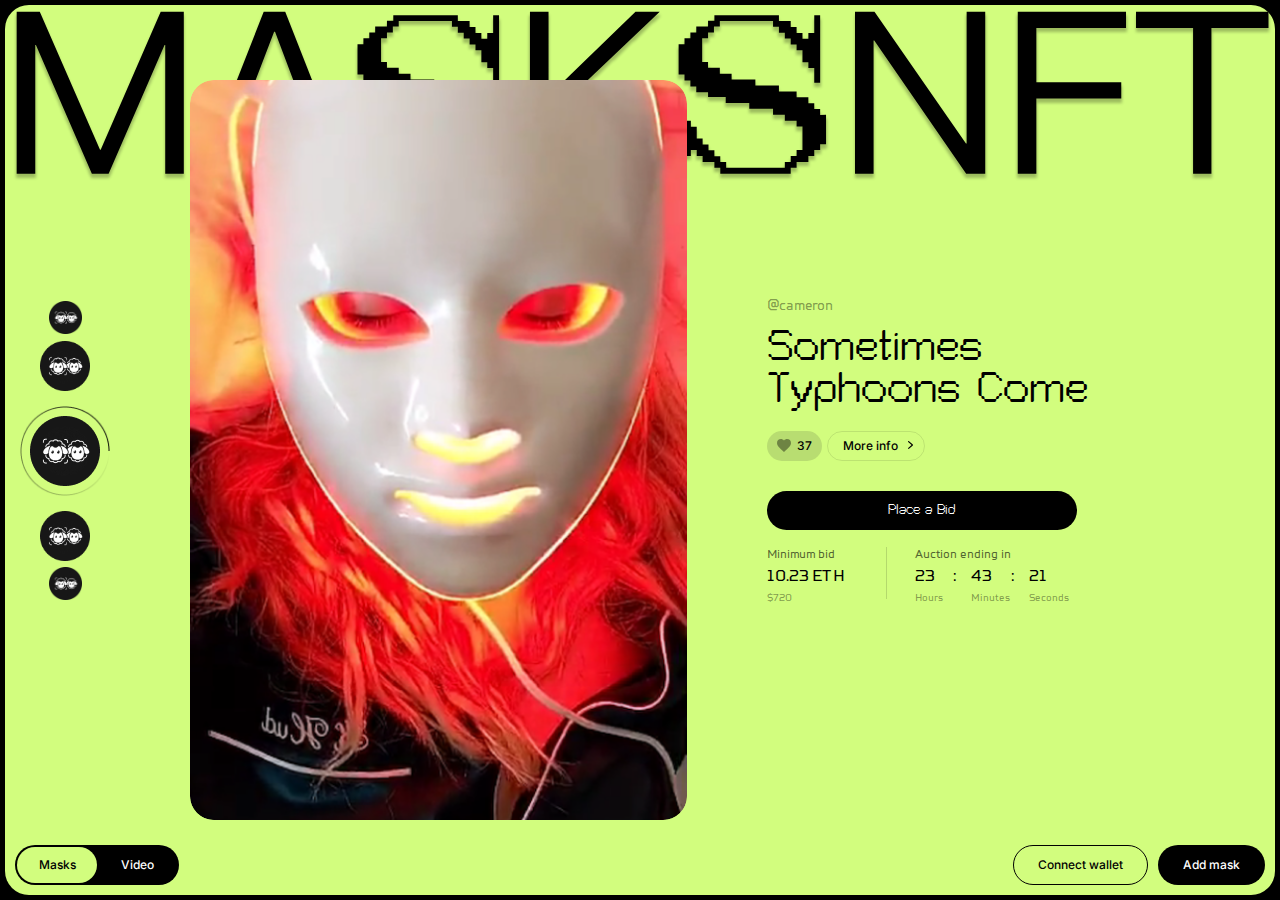
<file: test geex-arts/index.html>
<!DOCTYPE html>
<html lang="en">
<head>
    <meta charset="UTF-8">
    <meta name="viewport" content="width=device-width, initial-scale=1.0">
    <title>MasksNFT</title>
    <link rel="stylesheet" href="style.css">
    <link href='https://fonts.googleapis.com/css?family=Inter' rel='stylesheet'>
    
</head>
<body>
    <section class="main">
        <header>
            <h1 class="main__title hidden">Masksnft</h1>
            <img class="main__logo main__logo_desktop hidden-on-mobile" src="images/main__logo_desktop.svg" alt="Masksnft">
        </header>
        <div class="slider">
            <div class="slider-pagination">
                <div class="slider-pagination__item">
                    <img src="images/pagination__image-1.png" alt="">
                </div>
                <div class="slider-pagination__item">
                    <img src="images/pagination__image-1.png" alt="">
                </div>
                <div class="slider-pagination__item slider-pagination__item_active not-hidden">
                    <img src="images/pagination__image-1.png" alt="">
                </div>
                <div class="slider-pagination__item">
                    <img src="images/pagination__image-1.png" alt="">
                </div>
                <div class="slider-pagination__item">
                    <img src="images/pagination__image-1.png" alt="">
                </div>
            </div>      
            <div class="slider-item">
                <div class="slider__image">
                    <img src="images/slider__image-1.png" alt="">
                </div>            
                <div class="slider-content">
                    <a href="#" class="slider-content__author">@cameron</a>
                    <a href="#" class="slider-content__title">Sometimes Typhoons Come</a>
                    <div class="slider-content-actions">
                        <button class="btn btn_like">
                            <object type="image/svg+xml" data="images/btn_like.svg" width="14" height="13">
                                <img src="images/btn_like.svg" width="14" height="13" alt="Like" />
                            </object>
                            <span>37</span>
                        </button>
                        <button class="btn btn_more-info">
                            <span>More info</span>
                            <object type="image/svg+xml" data="images/btn_more-info.svg" width="5" height="8">
                                <img src="images/btn_more-info.svg" width="5" height="8" alt="Like" />
                            </object>
                        </button>
                    </div>
                    <div class="auction">
                        <button class="btn btn_bid">Place a Bid</button>
                        <div class="auction__bid">
                            <span class="auction__bid-title">Minimum bid</span>
                            <span class="auction__bid-price-eth">10.23 ETH</span>
                            <span class="auction__bid-price-dollar">$720</span>
                        </div>
                        <span class="auction__delimiter"></span>
                        <div class="auction__timer-wrapper">
                            <span class="auction__timer-title">Auction ending in</span>
                            <div class="auction__timer">
                                <div class="auction__timer-cell">
                                    <span class="auction__timer-time">23</span>
                                    <span class="auction__timer-label">Hours</span>
                                </div>
                                <span class="auction__timer-delimiter">:</span>
                                <div class="auction__timer-cell">
                                    <span class="auction__timer-time">43</span>
                                    <span class="auction__timer-label">Minutes</span>
                                </div>
                                <span class="auction__timer-delimiter">:</span>
                                <div class="auction__timer-cell">
                                    <span class="auction__timer-time">21</span>
                                    <span class="auction__timer-label">Seconds</span>
                                </div>
                            </div>
                        </div>
                    </div>
                </div>
            </div>
        </div>
        <div class="main-controls">
            <img src="images/main__logo_mobile.svg" alt="Masksnft" class="main__logo main__logo_mobile hidden-on-desktop">
            <div class="main-controls-type__switch">
                <button class="btn btn_group btn_active">Masks</button>
                <button class="btn btn_group">Video</button>
            </div>
            <div class="main-actions">  
                <button class="btn btn_more-actions hidden-on-desktop"><span></span></button>
                <button class="btn btn_transparent hidden-on-mobile">Connect wallet</button>
                <button class="btn hidden-on-mobile">Add mask</button>
            </div>
        </div>
    </section>
</body>
</html>
</file>
<file: test geex-arts/style.css>
@font-face {
  font-family: "PexelGrotesk";
  src: url("fonts/PexelGrotesk/PexelGrotesk-Regular.otf") format("otf"), url("fonts/PexelGrotesk/PexelGrotesk-Regular.ttf") format("truetype"); }
@font-face {
  font-family: "TTSquaresCondensed";
  src: url("fonts/TTSquaresCondensed/TTSquaresCondensed-Regular.otf") format("otf"), url("fonts/TTSquaresCondensed/TTSquaresCondensed-Regular.eot") format("eot"), url("fonts/TTSquaresCondensed/TTSquaresCondensed-Regular.ttf") format("truetype"); }
:root {
  --main-color: #D2FD7E; }

* {
  box-sizing: border-box;
  text-decoration: none;
  color: #000;
  padding: 0;
  margin: 0; }

img {
  max-width: 100%;
  max-height: 100%; }

.hidden {
  display: none; }

.hidden-on-mobile {
  display: none; }

.hidden-on-desktop {
  display: block; }

body {
  background-color: #000;
  padding: 5px; }

.main {
  position: relative;
  display: flex;
  flex-direction: column;
  justify-content: stretch;
  flex-grow: 1;
  min-height: calc(100vh - 10px);
  background: var(--main-color);
  border-radius: 24px;
  padding: 10px 10px 20px; }
  .main__logo_mobile {
    width: 54px; }
  .main__logo_desktop {
    position: absolute;
    display: none;
    top: -2px;
    left: -2px;
    right: auto;
    max-width: calc(100vw - 10px);
    width: 1430px; }
  .main-controls {
    display: flex;
    justify-content: space-between;
    align-items: center;
    order: 1;
    margin-bottom: 20px; }
    .main-controls-type__switch {
      justify-self: center;
      border-radius: 20px;
      background: #000;
      overflow: hidden;
      padding: 2px;
      height: 40px;
      min-width: 164px;
      display: flex;
      justify-content: stretch; }

.slider {
  order: 2;
  display: flex;
  padding: 0 10px;
  position: relative;
  overflow: hidden; }
  .slider-pagination {
    position: absolute;
    display: flex;
    height: 90px;
    margin: 10px 0 12px;
    justify-content: flex-end;
    align-items: center;
    overflow: hidden;
    flex-shrink: 0;
    width: 336px;
    left: calc(50% - 168px);
    top: calc((100vw - 50px) * 1.5); }
    .slider-pagination__item {
      width: 70px;
      height: 70px;
      min-width: 70px;
      min-height: 70px;
      border-radius: 35px; }
      .slider-pagination__item_active {
        position: relative; }
        .slider-pagination__item_active:after {
          content: "";
          position: absolute;
          width: 90px;
          height: 90px;
          top: -10px;
          left: -10px;
          background: url(images/Oval.png) center center no-repeat;
          background-size: contain;
          animation: spin 5s linear infinite; }
      .slider-pagination__item:not(.hidden, .slider-pagination__item_active):nth-of-type(odd) {
        width: 33px;
        height: 33px;
        min-width: 33px;
        min-height: 33px; }
      .slider-pagination__item:not(.hidden, .slider-pagination__item_active):nth-of-type(even) {
        width: 50px;
        height: 50px;
        min-width: 50px;
        min-height: 50px; }
      .slider-pagination__item:not(.hidden, .slider-pagination__item_active):nth-of-type(1) {
        margin-right: 19px; }
      .slider-pagination__item:not(.hidden, .slider-pagination__item_active):nth-of-type(2) {
        margin-right: 24px; }
      .slider-pagination__item:not(.hidden, .slider-pagination__item_active):nth-of-type(4) {
        margin-left: 24px; }
      .slider-pagination__item:not(.hidden, .slider-pagination__item_active):nth-of-type(5) {
        margin-left: 19px; }
  .slider-item {
    width: calc(100vw - 50px); }
  .slider__image {
    line-height: 0;
    margin: 0 auto 117px;
    border-radius: 24px;
    overflow: hidden; }
  .slider-content {
    max-width: 375px;
    margin: 0 auto; }
    .slider-content__author {
      display: block;
      font-family: TTSquaresCondensed;
      font-size: 14px;
      line-height: 16px;
      color: rgba(0, 0, 0, 0.4);
      margin-bottom: 8px; }
    .slider-content__title {
      display: block;
      font-family: PexelGrotesk;
      font-size: 38px;
      line-height: 42px;
      margin-bottom: 30px; }
    .slider-content-actions {
      display: flex;
      margin-bottom: 30px; }

.auction {
  display: flex;
  flex-wrap: wrap;
  padding-right: 15px; }
  .auction__bid {
    display: flex;
    flex-direction: column;
    margin-right: 70px; }
  .auction__timer {
    display: flex;
    flex-direction: row; }
    .auction__timer-wrapper {
      display: flex;
      flex-direction: column; }
    .auction__timer-cell {
      display: flex;
      flex-direction: column; }
    .auction__timer-delimiter:nth-of-type(1) {
      margin: 0 15px 0 9px; }
    .auction__timer-delimiter:nth-of-type(2) {
      margin-right: 15px; }
  .auction__bid-title, .auction__timer-title {
    margin-bottom: 5px;
    font-family: TTSquaresCondensed;
    font-size: 12px;
    line-height: 14px;
    color: rgba(0, 0, 0, 0.6); }
  .auction__bid-price-eth, .auction__timer-time, .auction__timer-delimiter {
    font-family: TTSquaresCondensed;
    font-size: 16px;
    line-height: 19px; }
  .auction__bid-price-dollar, .auction__timer-label {
    font-family: TTSquaresCondensed;
    font-size: 10px;
    line-height: 12px;
    color: rgba(0, 0, 0, 0.4);
    margin-top: 6px; }

.btn {
  background: #000;
  border-radius: 20px;
  box-shadow: none;
  border: none;
  padding: 12px 25px 13px;
  text-align: center;
  color: #fff;
  font-family: Inter;
  font-style: normal;
  font-weight: 500;
  font-size: 12px;
  line-height: 15px; }
  .btn_active {
    background-color: var(--main-color);
    color: #000; }
  .btn_transparent {
    background: none;
    color: #000;
    padding: 11px 24px 12px;
    border: 1px solid #000; }
  .btn_group {
    padding: 10px 20px 11px;
    width: 50%; }
  .btn_desktop {
    display: none; }
  .btn_more-actions {
    width: 40px;
    height: 40px;
    padding: 13px;
    margin-left: 14px; }
    .btn_more-actions span {
      display: block;
      position: relative;
      width: 14px;
      height: 0.93px;
      background-color: #fff; }
      .btn_more-actions span::after {
        content: "";
        display: block;
        width: 14px;
        height: 0.93px;
        background-color: #fff;
        transform: rotate(90deg); }
  .btn_like {
    display: flex;
    align-items: center;
    padding: 7px 10px 8px;
    background: rgba(76, 87, 61, 0.19);
    color: #000;
    height: 30px;
    margin-right: 5px; }
    .btn_like span {
      margin-left: 6px; }
  .btn_more-info {
    display: flex;
    align-items: center;
    padding: 8px 11px 10px 15px;
    background: none;
    color: #000;
    height: 30px;
    border: 1px solid rgba(0, 0, 0, 0.1); }
    .btn_more-info span {
      margin-right: 10px; }
  .btn_bid {
    width: 100%;
    font-family: PexelGrotesk;
    font-size: 12px;
    line-height: 14px;
    margin-bottom: 17px; }

@media all and (min-width: 425px) {
  .slider-pagination {
    top: 565px; }
  .slider__image {
    max-height: 560px;
    max-width: 375px; } }
@media all and (min-width: 1025px) {
  .hidden-on-mobile {
    display: block; }

  .hidden-on-desktop {
    display: none; }

  .main {
    padding: 10px; }
    .main-controls {
      margin: auto 0 0;
      order: 2; }
    .main-actions {
      display: flex;
      margin: 0 -5px; }
      .main-actions .btn {
        margin: 0 5px; }

  .slider {
    position: static;
    z-index: 1;
    order: 1;
    max-width: 905px;
    margin: 65px auto 25px;
    padding: 0;
    flex-grow: 1; }
    .slider-pagination {
      margin: 0;
      height: 300px;
      width: 90px;
      flex-direction: column;
      top: calc(50% - 150px);
      left: 15px; }
      .slider-pagination__item {
        margin: 0; }
        .slider-pagination__item:not(.hidden, .slider-pagination__item_active):nth-of-type(1) {
          margin: 0 0 6.5px; }
        .slider-pagination__item:not(.hidden, .slider-pagination__item_active):nth-of-type(2) {
          margin: 0 0 25px; }
        .slider-pagination__item:not(.hidden, .slider-pagination__item_active):nth-of-type(4) {
          margin: 25px 0 0; }
        .slider-pagination__item:not(.hidden, .slider-pagination__item_active):nth-of-type(5) {
          margin: 6.5px 0 0; }
    .slider-item {
      display: flex;
      justify-content: center;
      align-items: center; }
    .slider-content {
      margin: 0 0 0 40px;
      width: 323px; }
      .slider-content__author {
        margin-bottom: 12px; }
      .slider-content__title {
        margin-bottom: 22px; }
    .slider__image {
      display: flex;
      align-items: center;
      width: auto;
      height: calc(100vh - 160px);
      max-width: 500px;
      max-height: 745px;
      text-align: right;
      margin: 0 40px 0 0; }

  .auction {
    padding-right: 13px; }
    .auction__bid {
      margin-right: 41px; }
    .auction__delimiter {
      width: 1px;
      height: 52px;
      margin-right: 28px;
      background: #B4D96C; } }
@media all and (min-width: 1450px) {
  .main__logo_desktop {
    left: 50%;
    margin-left: -715px; } }
@keyframes spin {
  0% {
    transform: rotate(0deg); }
  100% {
    transform: rotate(360deg); } }
</file>
